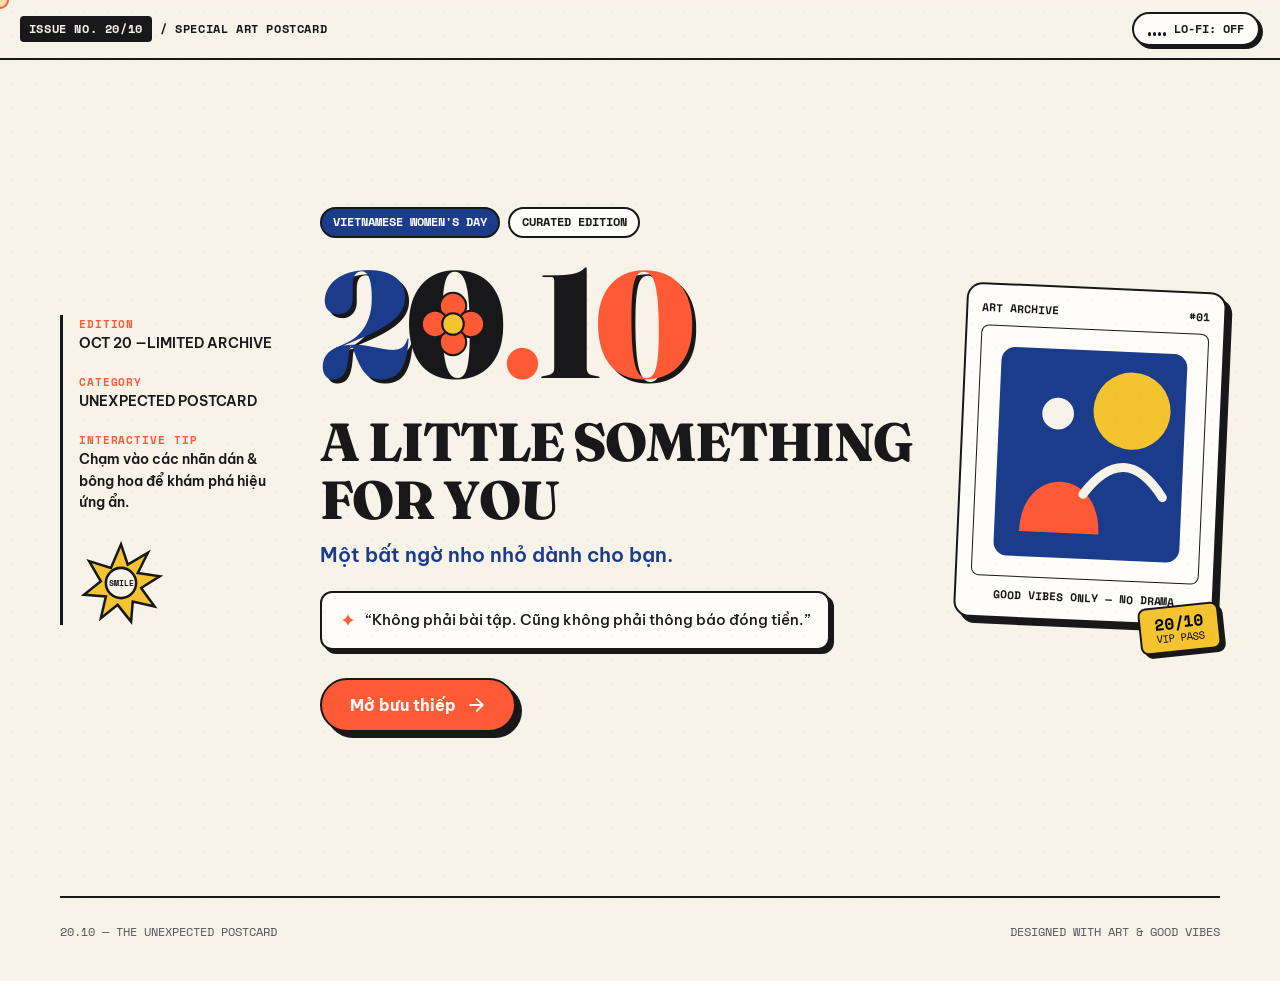
<file: index.html>
<!DOCTYPE html>
<html lang="vi">
<head>
  <meta charset="UTF-8" />
  <meta name="viewport" content="width=device-width, initial-scale=1.0" />
  <title>20.10 — The Unexpected Postcard</title>
  <meta name="description" content="A Little Something For You — Một tấm bưu thiếp kỹ thuật số đặc biệt nhân ngày 20/10." />

  <!-- Google Fonts hỗ trợ đầy đủ Tiếng Việt: Fraunces (Serif nghệ thuật) & Be Vietnam Pro + Space Mono -->
  <link rel="preconnect" href="https://fonts.googleapis.com" />
  <link rel="preconnect" href="https://fonts.gstatic.com" crossorigin />
  <link href="https://fonts.googleapis.com/css2?family=Be+Vietnam+Pro:ital,wght@0,400;0,500;0,600;0,700;1,400&family=Fraunces:ital,opsz,wght@0,9..144,600;0,9..144,800;0,9..144,900;1,9..144,600&family=Space+Mono:wght@400;700&display=swap" rel="stylesheet" />

  <link rel="stylesheet" href="style.css" />
</head>
<body>
  <!-- Lớp phủ hạt giấy tạo chất liệu tạp chí in ấn -->
  <div class="paper-grain" aria-hidden="true"></div>

  <!-- Con trỏ chuột nghệ thuật (chỉ hiện trên laptop) -->
  <div class="custom-cursor" id="customCursor" aria-hidden="true"></div>

  <!-- Khung chứa hiệu ứng hoa/hình khối bay khi tương tác -->
  <div class="burst-container" id="burstContainer" aria-hidden="true"></div>

  <!-- Hộp thông báo nhỏ khi bấm vào các vật thể trang trí (Easter Eggs) -->
  <div class="micro-toast" id="microToast" role="status" aria-live="polite"></div>

  <!-- THANH ĐIỀU HƯỚNG TẠP CHÍ & NÚT NHẠC NỀN -->
  <header class="editorial-topbar">
    <div class="topbar-left">
      <span class="issue-badge">ISSUE NO. 20/10</span>
      <span class="topbar-divider">/</span>
      <span class="issue-sub">SPECIAL ART POSTCARD</span>
    </div>

    <div class="topbar-right">
      <!-- Nút bật/tắt nhạc nền Lo-Fi -->
      <button type="button" class="music-btn" id="musicToggleBtn" aria-pressed="false" aria-label="Bật hoặc tắt nhạc nền">
        <span class="equalizer" id="equalizerIcon" aria-hidden="true">
          <span class="bar bar-1"></span>
          <span class="bar bar-2"></span>
          <span class="bar bar-3"></span>
          <span class="bar bar-4"></span>
        </span>
        <span class="music-label" id="musicLabel">LO-FI: OFF</span>
      </button>
    </div>
  </header>

  <main class="magazine-wrapper">
    <!-- =========================================================
         MÀN HÌNH 1 — THE COVER (BÌA TẠP CHÍ NGHỆ THUẬT)
    ========================================================== -->
    <section class="screen screen-cover" id="section-cover">
      <div class="editorial-grid cover-grid">
        <!-- Cột thông tin phụ bên trái -->
        <div class="cover-meta" data-parallax="0.03">
          <div class="meta-block">
            <span class="meta-label">EDITION</span>
            <p class="meta-value">OCT 20 —LIMITED ARCHIVE</p>
          </div>
          <div class="meta-block">
            <span class="meta-label">CATEGORY</span>
            <p class="meta-value">UNEXPECTED POSTCARD</p>
          </div>
          <div class="meta-block">
            <span class="meta-label">INTERACTIVE TIP</span>
            <p class="meta-value">Chạm vào các nhãn dán &amp; bông hoa để khám phá hiệu ứng ẩn.</p>
          </div>

          <!-- Vật thể trang trí tương tác 1 -->
          <button type="button" class="sticker-object sticker-sun" data-easter="🌞 Chúc hôm nay của bạn ngập tràn năng lượng tích cực!" title="Chạm thử xem!">
            <svg viewBox="0 0 100 100" class="spin-slow" aria-hidden="true">
              <path d="M50 4 L58 28 L82 14 L70 38 L96 42 L74 56 L90 78 L64 72 L62 96 L46 76 L26 92 L32 66 L6 64 L26 48 L12 24 L38 32 Z" fill="#F4C430" stroke="#18181B" stroke-width="3"/>
              <circle cx="50" cy="50" r="18" fill="#F7F3E9" stroke="#18181B" stroke-width="3"/>
              <text x="50" y="54" text-anchor="middle" font-family="Space Mono, monospace" font-size="10" font-weight="700" fill="#18181B">SMILE</text>
            </svg>
          </button>
        </div>

        <!-- Khu vực trung tâm bìa tạp chí -->
        <div class="cover-hero">
          <div class="cover-kicker">
            <span class="pill-tag pill-cobalt">VIETNAMESE WOMEN'S DAY</span>
            <span class="pill-tag pill-outline">CURATED EDITION</span>
          </div>

          <!-- Số 20.10 khổng lồ làm yếu tố đồ họa chính -->
          <div class="giant-date-wrap" data-parallax="0.05">
            <div class="giant-date" aria-label="20.10">
              <span class="digit digit-2">2</span>
              <span class="digit digit-0">
                0
                <!-- Bông hoa hình học nghệ thuật lồng trong số 0 -->
                <button type="button" class="flower-interactive" data-easter="🌼 Một bông hoa hình học không bao giờ héo dành tặng bạn!" aria-label="Hoa nghệ thuật tương tác">
                  <svg viewBox="0 0 120 120" aria-hidden="true">
                    <circle cx="60" cy="30" r="22" fill="#FF5A36" stroke="#18181B" stroke-width="3.5"/>
                    <circle cx="90" cy="60" r="22" fill="#FF5A36" stroke="#18181B" stroke-width="3.5"/>
                    <circle cx="60" cy="90" r="22" fill="#FF5A36" stroke="#18181B" stroke-width="3.5"/>
                    <circle cx="30" cy="60" r="22" fill="#FF5A36" stroke="#18181B" stroke-width="3.5"/>
                    <circle cx="60" cy="60" r="18" fill="#F4C430" stroke="#18181B" stroke-width="3.5"/>
                  </svg>
                </button>
              </span>
              <span class="digit-dot">.</span>
              <span class="digit digit-1">1</span>
              <span class="digit digit-0-last">0</span>
            </div>
          </div>

          <!-- Tiêu đề và phụ đề theo đúng yêu cầu -->
          <div class="cover-copy">
            <h1 class="editorial-title">A LITTLE SOMETHING FOR YOU</h1>
            <p class="editorial-subtitle">Một bất ngờ nho nhỏ dành cho bạn.</p>

            <div class="witty-disclaimer">
              <span class="disclaimer-icon" aria-hidden="true">✦</span>
              <p id="coverDisclaimerText">“Không phải bài tập. Cũng không phải thông báo đóng tiền.”</p>
            </div>

            <div class="cover-actions">
              <button type="button" class="btn-primary btn-open-postcard" id="openPostcardBtn">
                <span>Mở bưu thiếp</span>
                <svg class="btn-arrow" viewBox="0 0 24 24" width="20" height="20" aria-hidden="true">
                  <path d="M5 12h14M13 5l7 7-7 7" fill="none" stroke="currentColor" stroke-width="2.2" stroke-linecap="round" stroke-linejoin="round"/>
                </svg>
              </button>
            </div>
          </div>
        </div>

        <!-- Cột đồ họa Collage bên phải -->
        <div class="cover-collage" data-parallax="-0.04">
          <div class="collage-card collage-blue">
            <div class="collage-card-top">
              <span>ART ARCHIVE</span>
              <span>#01</span>
            </div>
            <!-- Hình minh họa trừu tượng Matisse/Bauhaus -->
            <svg viewBox="0 0 200 220" class="abstract-svg" aria-hidden="true">
              <rect x="18" y="18" width="164" height="184" rx="12" fill="#1B3B8B" />
              <circle cx="135" cy="70" r="34" fill="#F4C430" />
              <path d="M40 180 C40 120, 110 120, 110 180 Z" fill="#FF5A36" />
              <path d="M95 145 Q130 95 165 145" fill="none" stroke="#F7F3E9" stroke-width="8" stroke-linecap="round" />
              <circle cx="70" cy="75" r="14" fill="#F7F3E9" />
            </svg>
            <div class="collage-caption">GOOD VIBES ONLY — NO DRAMA</div>
          </div>

          <!-- Nhãn dán tương tác 2 -->
          <button type="button" class="sticker-object sticker-stamp" data-easter="📮 Bưu kiện đặc biệt: 100% niềm vui, 0% áp lực!" title="Chạm vào tem thư">
            <span>20/10</span>
            <small>VIP PASS</small>
          </button>
        </div>
      </div>
    </section>

    <!-- =========================================================
         NỘI DUNG HÀNH TRÌNH (MỞ RA SAU KHI NHẤN "MỞ BƯU THIẾP")
    ========================================================== -->
    <div class="journey-container is-locked" id="journeyContainer">

      <!-- =======================================================
           MÀN HÌNH 2 — THE MAIN POSTCARD (BƯU THIẾP CHÍNH)
      ======================================================== -->
      <section class="screen screen-postcard reveal-on-scroll" id="section-postcard">
        <div class="section-header">
          <span class="section-index">01 / THE MAIN POSTCARD</span>
          <span class="section-rule"></span>
          <span class="section-tag">PAPER LAYERS</span>
        </div>

        <div class="postcard-stage">
          <!-- Lớp giấy lót nghiêng phía sau -->
          <div class="paper-back-layer layer-cobalt" aria-hidden="true"></div>
          <div class="paper-back-layer layer-yellow" aria-hidden="true"></div>

          <!-- Tấm bưu thiếp chính -->
          <article class="main-postcard-card" id="mainPostcardCard">
            <!-- Thanh đầu bưu thiếp: Dấu bưu điện & Tem thư -->
            <div class="postcard-top-row">
              <div class="postmark">
                <div class="postmark-circle">
                  <span>POSTAL SERVICE</span>
                  <strong>20.10</strong>
                  <span>VIETNAM</span>
                </div>
                <div class="postmark-waves" aria-hidden="true">
                  <span></span><span></span><span></span>
                </div>
              </div>

              <!-- Con tem nghệ thuật có thể bấm vào -->
              <button type="button" class="postage-stamp" data-easter="🌷 Tem bảo hành nụ cười: Có giá trị suốt 365 ngày!" title="Chạm vào con tem">
                <div class="stamp-inner">
                  <svg viewBox="0 0 80 90" aria-hidden="true">
                    <rect width="80" height="90" fill="#FF5A36"/>
                    <circle cx="40" cy="42" r="22" fill="#F7F3E9"/>
                    <path d="M40 24 L45 36 L58 36 L48 44 L52 56 L40 48 L28 56 L32 44 L22 36 L35 36 Z" fill="#1B3B8B"/>
                  </svg>
                  <span class="stamp-Label">20.10 ART</span>
                </div>
              </button>
            </div>

            <!-- Nội dung lời chúc chính (Lớp 1) -->
            <div class="postcard-body">
              <p class="recipient-line" id="recipientGreeting">TO:Thanh Vy — NGƯỜI ĐANG ĐỌC BƯU THIẾP NÀY</p>

              <blockquote class="main-wish-text" id="mainWishPrimary">
                “Chúc bạn có một ngày 20/10 thật vui, gặp nhiều điều dễ thương và có thêm thật nhiều lý do để mỉm cười.”
              </blockquote>

              <div class="postcard-expand-trigger">
                <button type="button" class="btn-secondary" id="expandPostcardBtn" aria-expanded="false">
                  <span id="expandBtnText">Còn một thứ nữa…</span>
                  <span class="plus-icon" aria-hidden="true">+</span>
                </button>
              </div>

              <!-- Lớp nội dung mở rộng bằng hiệu ứng 3D/Accordion (Lớp 2) -->
              <div class="postcard-secret-fold" id="postcardSecretFold" aria-hidden="true">
                <div class="secret-fold-inner">
                  <div class="fold-divider">
                    <span>✦ LỜI NHẮN BỔ SUNG ✦</span>
                  </div>
                  <p class="secondary-wish-text" id="mainWishSecondary">
                    “Chúc bạn luôn có những ngày đáng mong đợi, học tập thuận lợi, cuộc sống dễ thở và những niềm vui đến bất ngờ.”
                  </p>
                  <div class="fold-stickers">
                    <span class="mini-badge badge-coral">EASY LIFE</span>
                    <span class="mini-badge badge-cobalt">GOOD WORK</span>
                    <span class="mini-badge badge-yellow">SURPRISE JOY</span>
                  </div>
                </div>
              </div>
            </div>
          </article>
        </div>
      </section>

      <!-- =======================================================
           MÀN HÌNH 3 — THE WISH COLLECTION (BỘ SƯU TẬP THẺ LỜI CHÚC)
      ======================================================== -->
      <section class="screen screen-wishes reveal-on-scroll" id="section-wishes">
        <div class="section-header">
          <span class="section-index">02 / THE WISH COLLECTION</span>
          <span class="section-rule"></span>
          <span class="section-tag">INTERACTIVE COLLAGE</span>
        </div>

        <div class="wishes-intro">
          <div>
            <h2 class="section-title">CHẠM ĐỂ LẬT MỞ TỪNG THẺ</h2>
            <p class="section-desc">Mỗi tấm thẻ là một lời chúc nhỏ được thiết kế riêng. Hãy nhấn vào từng thẻ để xem mặt sau nhé!</p>
          </div>
          <button type="button" class="btn-outline-sm" id="flipAllBtn">Lật tất cả thẻ</button>
        </div>

        <!-- Collage 5 thẻ lời chúc có góc xoay và màu sắc khác nhau -->
        <div class="wish-collage-grid" id="wishCardsGrid">
          <!-- Thẻ 1 -->
          <div class="wish-card-wrap tilt-left" tabindex="0" role="button" aria-label="Thẻ lời chúc 01, nhấn để lật">
            <div class="wish-card-inner">
              <div class="wish-card-face wish-card-front theme-ivory">
                <div class="card-top-meta">
                  <span class="card-num">NO. 01</span>
                  <span class="flip-hint">CHẠM ĐỂ LẬT ↻</span>
                </div>
                <p class="card-quote">“Mong hôm nay mọi chuyện đều dễ dàng hơn một chút.”</p>
                <div class="card-bottom-deco">
                  <span class="deco-dot coral"></span>
                  <span class="deco-line"></span>
                </div>
              </div>
              <div class="wish-card-face wish-card-back theme-coral">
                <span class="back-tag">SIDE B — NOTE #01</span>
                <svg viewBox="0 0 80 80" class="back-illo" aria-hidden="true">
                  <circle cx="40" cy="40" r="28" fill="#F4C430" stroke="#18181B" stroke-width="3"/>
                  <path d="M28 42 Q40 54 52 42" fill="none" stroke="#18181B" stroke-width="3.5" stroke-linecap="round"/>
                  <circle cx="31" cy="33" r="3.5" fill="#18181B"/>
                  <circle cx="49" cy="33" r="3.5" fill="#18181B"/>
                </svg>
                <p class="back-message">Đèn xanh mọi ngả đường, deadline tự biết ngoan và đồ ăn gọi món nào ngon món đó!</p>
              </div>
            </div>
          </div>

          <!-- Thẻ 2 -->
          <div class="wish-card-wrap tilt-right" tabindex="0" role="button" aria-label="Thẻ lời chúc 02, nhấn để lật">
            <div class="wish-card-inner">
              <div class="wish-card-face wish-card-front theme-cobalt">
                <div class="card-top-meta">
                  <span class="card-num">NO. 02</span>
                  <span class="flip-hint">CHẠM ĐỂ LẬT ↻</span>
                </div>
                <p class="card-quote">“Chúc bạn gặp toàn chuyện vui, né được mọi chuyện phiền.”</p>
                <div class="card-bottom-deco">
                  <span class="deco-dot yellow"></span>
                  <span class="deco-line"></span>
                </div>
              </div>
              <div class="wish-card-face wish-card-back theme-yellow">
                <span class="back-tag">SIDE B — NOTE #02</span>
                <svg viewBox="0 0 80 80" class="back-illo" aria-hidden="true">
                  <polygon points="40,10 49,30 70,32 54,46 58,68 40,56 22,68 26,46 10,32 31,30" fill="#FF5A36" stroke="#18181B" stroke-width="3"/>
                </svg>
                <p class="back-message">Bật chế độ “chống làm phiền” thành công 100%, chỉ nhận tin vui và tiếng cười.</p>
              </div>
            </div>
          </div>

          <!-- Thẻ 3 -->
          <div class="wish-card-wrap tilt-center" tabindex="0" role="button" aria-label="Thẻ lời chúc 03, nhấn để lật">
            <div class="wish-card-inner">
              <div class="wish-card-face wish-card-front theme-coral">
                <div class="card-top-meta">
                  <span class="card-num">NO. 03</span>
                  <span class="flip-hint">CHẠM ĐỂ LẬT ↻</span>
                </div>
                <p class="card-quote">“Có thời gian cho bản thân, có tiền cho sở thích và có sức cho những điều mình thích.”</p>
                <div class="card-bottom-deco">
                  <span class="deco-dot ivory"></span>
                  <span class="deco-line"></span>
                </div>
              </div>
              <div class="wish-card-face wish-card-back theme-ivory">
                <span class="back-tag">SIDE B — NOTE #03</span>
                <svg viewBox="0 0 80 80" class="back-illo" aria-hidden="true">
                  <rect x="16" y="22" width="48" height="36" rx="6" fill="#1B3B8B" stroke="#18181B" stroke-width="3"/>
                  <circle cx="40" cy="40" r="10" fill="#F4C430"/>
                </svg>
                <p class="back-message">Combo 3 đủ hoàn hảo nhất quả đất: Đủ rảnh rỗi, đủ rủng rỉnh và đủ khỏe khoắn!</p>
              </div>
            </div>
          </div>

          <!-- Thẻ 4 -->
          <div class="wish-card-wrap tilt-right-sm" tabindex="0" role="button" aria-label="Thẻ lời chúc 04, nhấn để lật">
            <div class="wish-card-inner">
              <div class="wish-card-face wish-card-front theme-yellow">
                <div class="card-top-meta">
                  <span class="card-num">NO. 04</span>
                  <span class="flip-hint">CHẠM ĐỂ LẬT ↻</span>
                </div>
                <p class="card-quote">“Mong những điều tốt đẹp không chỉ ghé thăm hôm nay.”</p>
                <div class="card-bottom-deco">
                  <span class="deco-dot cobalt"></span>
                  <span class="deco-line"></span>
                </div>
              </div>
              <div class="wish-card-face wish-card-back theme-cobalt">
                <span class="back-tag">SIDE B — NOTE #04</span>
                <svg viewBox="0 0 80 80" class="back-illo" aria-hidden="true">
                  <circle cx="30" cy="40" r="16" fill="#FF5A36" stroke="#F7F3E9" stroke-width="2.5"/>
                  <circle cx="50" cy="40" r="16" fill="#F4C430" stroke="#F7F3E9" stroke-width="2.5"/>
                </svg>
                <p class="back-message">Không chỉ riêng 20/10, mà ngày thường nào của bạn cũng xứng đáng là một ngày đẹp trời.</p>
              </div>
            </div>
          </div>

          <!-- Thẻ 5 -->
          <div class="wish-card-wrap tilt-left-sm" tabindex="0" role="button" aria-label="Thẻ lời chúc 05, nhấn để lật">
            <div class="wish-card-inner">
              <div class="wish-card-face wish-card-front theme-ivory-bordered">
                <div class="card-top-meta">
                  <span class="card-num">NO. 05</span>
                  <span class="flip-hint">CHẠM ĐỂ LẬT ↻</span>
                </div>
                <p class="card-quote">“Chúc bạn luôn có quyền lựa chọn điều khiến mình vui.”</p>
                <div class="card-bottom-deco">
                  <span class="deco-dot coral"></span>
                  <span class="deco-line"></span>
                </div>
              </div>
              <div class="wish-card-face wish-card-back theme-coral">
                <span class="back-tag">SIDE B — NOTE #05</span>
                <svg viewBox="0 0 80 80" class="back-illo" aria-hidden="true">
                  <path d="M40 14 L46 34 L66 40 L46 46 L40 66 L34 46 L14 40 L34 34 Z" fill="#F7F3E9" stroke="#18181B" stroke-width="3"/>
                </svg>
                <p class="back-message">Cứ tự tin làm điều bạn thấy hợp lý và thoải mái nhất. Bạn luôn làm rất tốt!</p>
              </div>
            </div>
          </div>
        </div>

        <!-- MÁY RÚT LỜI CHÚC NGẪU NHIÊN -->
        <div class="random-wish-box">
          <div class="random-wish-left">
            <span class="ticket-badge">LUCKY DISPENSER</span>
            <h3>Muốn rút thêm một lời chúc bất ngờ?</h3>
            <p class="random-wish-output" id="randomWishOutput">
              “Nhấn nút bên cạnh để nhận một chiếc vé may mắn ngẫu nhiên cho ngày 20/10 nhé!”
            </p>
          </div>
          <div class="random-wish-right">
            <button type="button" class="btn-primary btn-random-wish" id="randomWishBtn">
              <span>Cho tui một lời chúc khác</span>
              <span aria-hidden="true">🎲</span>
            </button>
          </div>
        </div>
      </section>

      <!-- =======================================================
           MÀN HÌNH 4 — THE SECRET LETTER (PHONG THƯ BÍ MẬT)
      ======================================================== -->
      <section class="screen screen-letter reveal-on-scroll" id="section-letter">
        <div class="section-header">
          <span class="section-index">03 / THE SECRET LETTER</span>
          <span class="section-rule"></span>
          <span class="section-tag">SEALED ENVELOPE</span>
        </div>

        <div class="letter-stage">
          <p class="letter-instruction">Có một phong thư nhỏ ở cuối hành trình. Hãy chạm vào phong thư để mở nhé.</p>

          <!-- Khung phong thư tương tác -->
          <div class="envelope-wrapper" id="envelopeWrapper">
            <!-- Bìa phong thư -->
            <div class="envelope-box" id="envelopeBox" role="button" tabindex="0" aria-expanded="false" aria-label="Phong thư bí mật: Open when you're ready">
              <!-- Nắp phong thư trên -->
              <div class="envelope-flap"></div>

              <!-- Thân phong thư trước -->
              <div class="envelope-front">
                <div class="envelope-seal" id="envelopeSeal">
                  <span class="seal-star">✦</span>
                  <span class="seal-text">OPEN WHEN YOU'RE READY</span>
                </div>
                <div class="envelope-corner-lines">
                  <span>DELIVERY: 20.10</span>
                  <span>PRIORITY: FRIEND ARCHIVE</span>
                </div>
              </div>
            </div>

            <!-- Tờ thư bên trong trượt ra khi mở -->
            <article class="secret-letter-paper" id="secretLetterPaper" aria-hidden="true">
              <div class="letter-paper-header">
                <span class="letter-date">OCTOBER 20 — PERSONAL NOTE</span>
                <button type="button" class="btn-close-letter" id="closeLetterBtn" title="Gấp thư lại">Gấp lại ✕</button>
              </div>

              <div class="letter-paper-content">
                <p class="letter-main-paragraph" id="secretLetterBody">
                  “Không cần ngày nào cũng phải thật rực rỡ. Chỉ mong bạn luôn có những điều để mong chờ, những người để sẻ chia và những khoảng thời gian thật sự dành cho chính mình.”
                </p>

                <div class="letter-highlight-block">
                  <p class="letter-en-wish">Happy Vietnamese Women's Day!</p>
                  <p class="letter-vi-wish">Chúc bạn luôn vui theo cách của riêng mình.</p>
                </div>

                <div class="letter-signature-row">
                  <span class="signature-text" id="senderSignature">— Một người bạn của bạn.</span>
                </div>
              </div>
            </article>
          </div>
        </div>
      </section>

      <!-- =======================================================
           MÀN HÌNH 5 — THE ENDING (KẾT THÚC HÀNH TRÌNH)
      ======================================================== -->
      <section class="screen screen-ending reveal-on-scroll" id="section-ending">
        <div class="ending-card">
          <div class="ending-deco-row">
            <button type="button" class="sticker-object sticker-mini-flower" data-easter="🌸 Cảm ơn bạn đã khám phá hết tấm bưu thiếp này!" title="Chạm để tung hoa">
              <svg viewBox="0 0 80 80" width="54" height="54" aria-hidden="true">
                <circle cx="40" cy="20" r="14" fill="#F4C430" stroke="#18181B" stroke-width="2.5"/>
                <circle cx="60" cy="40" r="14" fill="#F4C430" stroke="#18181B" stroke-width="2.5"/>
                <circle cx="40" cy="60" r="14" fill="#F4C430" stroke="#18181B" stroke-width="2.5"/>
                <circle cx="20" cy="40" r="14" fill="#F4C430" stroke="#18181B" stroke-width="2.5"/>
                <circle cx="40" cy="40" r="12" fill="#FF5A36" stroke="#18181B" stroke-width="2.5"/>
              </svg>
            </button>
            <span class="ending-issue">END OF ISSUE NO. 20.10</span>
          </div>

          <h2 class="ending-title">THAT'S ALL. HAVE A GOOD ONE!</h2>
          <p class="ending-subtitle">Chúc mừng 20/10 nhé!</p>

          <div class="ending-actions">
            <button type="button" class="btn-primary btn-restart" id="restartJourneyBtn">
              <span>Quay lại từ đầu</span>
              <span aria-hidden="true">↺</span>
            </button>
          </div>
        </div>
      </section>

    </div>
  </main>

  <footer class="editorial-footer">
    <span>20.10 — THE UNEXPECTED POSTCARD</span>
    <span>DESIGNED WITH ART &amp; GOOD VIBES</span>
  </footer>

  <!-- Tệp âm thanh tùy chọn (Nếu bạn muốn bỏ file music.mp3 vào thư mục assets, hệ thống sẽ tự ưu tiên dùng) -->
  <audio id="customAudioFile" src="assets/music.mp3" preload="none" loop></audio>

  <script src="script.js"></script>
</body>
</html>
</file>
<file: style.css>
/* ==========================================================================
   20.10 — THE UNEXPECTED POSTCARD
   Phong cách: Editorial Art Design + Secret Interactive Postcard
   Bảng màu: Kem ngà (#F7F3E9), Cam san hô (#FF5A36), Xanh cobalt (#1B3B8B), Vàng nắng (#F4C430)
   ========================================================================== */

:root {
  --bg-ivory: #F7F3E9;
  --bg-ivory-dark: #EAE3D2;
  --coral: #FF5A36;
  --coral-hover: #E04624;
  --cobalt: #1B3B8B;
  --yellow: #F4C430;
  --ink: #18181B;
  --ink-muted: #52525B;
  --white-paper: #FFFDF9;

  --font-serif: 'Fraunces', Georgia, 'Times New Roman', serif;
  --font-sans: 'Be Vietnam Pro', -apple-system, BlinkMacSystemFont, 'Segoe UI', Roboto, sans-serif;
  --font-mono: 'Space Mono', Consolas, monospace;

  --border-ink: 2px solid var(--ink);
  --shadow-hard: 6px 6px 0px var(--ink);
  --shadow-hard-sm: 4px 4px 0px var(--ink);
  --radius-card: 16px;
}

/* Reset & Cài đặt cơ bản */
*,
*::before,
*::after {
  box-sizing: border-box;
  margin: 0;
  padding: 0;
}

html {
  scroll-behavior: smooth;
  overflow-x: hidden;
}

body {
  background-color: var(--bg-ivory);
  color: var(--ink);
  font-family: var(--font-sans);
  line-height: 1.6;
  overflow-x: hidden;
  position: relative;
  -webkit-font-smoothing: antialiased;
}

/* Chất liệu giấy tạp chí nhẹ */
.paper-grain {
  position: fixed;
  inset: 0;
  pointer-events: none;
  z-index: 99;
  opacity: 0.22;
  background-image: radial-gradient(rgba(24, 24, 27, 0.14) 1px, transparent 0);
  background-size: 24px 24px;
}

/* Con trỏ chuột phụ tinh tế trên máy tính */
.custom-cursor {
  position: fixed;
  width: 18px;
  height: 18px;
  border: 2px solid var(--coral);
  background: rgba(244, 196, 48, 0.35);
  border-radius: 50%;
  pointer-events: none;
  z-index: 9999;
  transform: translate(-50%, -50%);
  transition: width 0.2s ease, height 0.2s ease, background-color 0.2s ease;
  display: none;
}

@media (pointer: fine) {
  .custom-cursor {
    display: block;
  }
}

/* ==========================================================================
   THANH TOPBAR TẠP CHÍ & NÚT NHẠC
   ========================================================================== */
.editorial-topbar {
  position: sticky;
  top: 0;
  z-index: 90;
  display: flex;
  justify-content: space-between;
  align-items: center;
  padding: 0.75rem 1.25rem;
  background: rgba(247, 243, 233, 0.92);
  backdrop-filter: blur(8px);
  border-bottom: var(--border-ink);
}

.topbar-left {
  display: flex;
  align-items: center;
  gap: 0.5rem;
  font-family: var(--font-mono);
  font-size: 0.75rem;
  font-weight: 700;
  letter-spacing: 0.05em;
}

.issue-badge {
  background: var(--ink);
  color: var(--bg-ivory);
  padding: 0.2rem 0.55rem;
  border-radius: 4px;
}

.issue-sub {
  display: none;
}

@media (min-width: 640px) {
  .issue-sub {
    display: inline;
  }
}

/* Nút bật tắt nhạc nền */
.music-btn {
  display: inline-flex;
  align-items: center;
  gap: 0.55rem;
  background: var(--white-paper);
  color: var(--ink);
  border: var(--border-ink);
  box-shadow: 3px 3px 0px var(--ink);
  padding: 0.4rem 0.85rem;
  border-radius: 999px;
  font-family: var(--font-mono);
  font-size: 0.75rem;
  font-weight: 700;
  cursor: pointer;
  transition: transform 0.15s ease, box-shadow 0.15s ease, background-color 0.2s ease;
}

.music-btn:hover {
  transform: translate(-1px, -1px);
  box-shadow: 4px 4px 0px var(--ink);
}

.music-btn:active {
  transform: translate(2px, 2px);
  box-shadow: 1px 1px 0px var(--ink);
}

.music-btn.is-playing {
  background: var(--yellow);
}

.equalizer {
  display: inline-flex;
  align-items: flex-end;
  gap: 2px;
  height: 14px;
}

.equalizer .bar {
  width: 3px;
  height: 4px;
  background: var(--ink);
  border-radius: 2px;
  transition: height 0.2s ease;
}

.music-btn.is-playing .bar-1 {
  animation: eqBounce 0.6s infinite ease-in-out alternate;
}
.music-btn.is-playing .bar-2 {
  animation: eqBounce 0.45s infinite ease-in-out alternate 0.15s;
}
.music-btn.is-playing .bar-3 {
  animation: eqBounce 0.7s infinite ease-in-out alternate 0.3s;
}
.music-btn.is-playing .bar-4 {
  animation: eqBounce 0.5s infinite ease-in-out alternate 0.1s;
}

@keyframes eqBounce {
  0% { height: 4px; }
  100% { height: 14px; }
}

/* ==========================================================================
   KHUNG BỐ CỤC CHUNG
   ========================================================================== */
.magazine-wrapper {
  max-width: 1200px;
  margin: 0 auto;
  padding: 0 1.25rem;
}

.screen {
  padding: 3.5rem 0;
  border-bottom: var(--border-ink);
}

.section-header {
  display: flex;
  align-items: center;
  gap: 0.85rem;
  margin-bottom: 2.25rem;
  font-family: var(--font-mono);
  font-size: 0.78rem;
  font-weight: 700;
  letter-spacing: 0.06em;
}

.section-index {
  background: var(--cobalt);
  color: var(--white-paper);
  padding: 0.25rem 0.65rem;
  border-radius: 4px;
}

.section-rule {
  flex: 1;
  height: 2px;
  background: var(--ink);
}

.section-tag {
  color: var(--ink-muted);
}

/* Các nút bấm chuẩn */
.btn-primary {
  display: inline-flex;
  align-items: center;
  justify-content: center;
  gap: 0.65rem;
  background: var(--coral);
  color: var(--white-paper);
  border: var(--border-ink);
  box-shadow: var(--shadow-hard);
  padding: 0.95rem 1.75rem;
  border-radius: 999px;
  font-family: var(--font-sans);
  font-size: 1rem;
  font-weight: 700;
  cursor: pointer;
  transition: transform 0.18s ease, box-shadow 0.18s ease, background-color 0.18s ease;
}

.btn-primary:hover {
  background: var(--coral-hover);
  transform: translate(-2px, -2px);
  box-shadow: 8px 8px 0px var(--ink);
}

.btn-primary:active {
  transform: translate(3px, 3px);
  box-shadow: 2px 2px 0px var(--ink);
}

.btn-secondary {
  display: inline-flex;
  align-items: center;
  gap: 0.5rem;
  background: var(--yellow);
  color: var(--ink);
  border: var(--border-ink);
  box-shadow: var(--shadow-hard-sm);
  padding: 0.75rem 1.4rem;
  border-radius: 999px;
  font-family: var(--font-sans);
  font-size: 0.95rem;
  font-weight: 700;
  cursor: pointer;
  transition: transform 0.18s ease, box-shadow 0.18s ease;
}

.btn-secondary:hover {
  transform: translate(-2px, -2px);
  box-shadow: 6px 6px 0px var(--ink);
}

.btn-outline-sm {
  background: var(--white-paper);
  color: var(--ink);
  border: var(--border-ink);
  box-shadow: 3px 3px 0px var(--ink);
  padding: 0.5rem 1rem;
  border-radius: 8px;
  font-family: var(--font-mono);
  font-size: 0.78rem;
  font-weight: 700;
  cursor: pointer;
  transition: transform 0.15s ease;
}

.btn-outline-sm:hover {
  background: var(--yellow);
  transform: translateY(-2px);
}

/* ==========================================================================
   MÀN HÌNH 1 — THE COVER
   ========================================================================== */
.screen-cover {
  min-height: calc(100vh - 62px);
  display: flex;
  align-items: center;
  padding: 2.5rem 0 3.5rem;
}

.cover-grid {
  display: grid;
  grid-template-columns: 1fr;
  gap: 2.25rem;
  width: 100%;
  align-items: center;
}

@media (min-width: 960px) {
  .cover-grid {
    grid-template-columns: 220px 1fr 260px;
    gap: 2.5rem;
  }
}

.cover-meta {
  display: flex;
  flex-direction: column;
  gap: 1.15rem;
  border-left: 3px solid var(--ink);
  padding-left: 1rem;
}

.meta-label {
  display: block;
  font-family: var(--font-mono);
  font-size: 0.7rem;
  color: var(--coral);
  font-weight: 700;
  letter-spacing: 0.08em;
}

.meta-value {
  font-size: 0.85rem;
  font-weight: 600;
  color: var(--ink);
}

.cover-hero {
  text-align: left;
}

.cover-kicker {
  display: flex;
  flex-wrap: wrap;
  gap: 0.5rem;
  margin-bottom: 1rem;
}

.pill-tag {
  font-family: var(--font-mono);
  font-size: 0.72rem;
  font-weight: 700;
  padding: 0.25rem 0.7rem;
  border-radius: 999px;
  border: var(--border-ink);
}

.pill-cobalt {
  background: var(--cobalt);
  color: var(--white-paper);
}

.pill-outline {
  background: var(--white-paper);
  color: var(--ink);
}

/* Số 20.10 khổng lồ */
.giant-date-wrap {
  margin: 0.5rem 0 1.25rem;
}

.giant-date {
  display: inline-flex;
  align-items: baseline;
  font-family: var(--font-serif);
  font-weight: 900;
  font-size: clamp(4.6rem, 15vw, 9.5rem);
  line-height: 0.92;
  letter-spacing: -0.04em;
  color: var(--ink);
  position: relative;
  user-select: none;
}

.digit-2 {
  color: var(--cobalt);
  text-shadow: 4px 4px 0px var(--ink);
}

.digit-0 {
  position: relative;
  display: inline-block;
  color: var(--ink);
}

.digit-dot {
  color: var(--coral);
  margin: 0 0.02em;
}

.digit-1 {
  color: var(--ink);
}

.digit-0-last {
  color: var(--coral);
  text-shadow: 4px 4px 0px var(--ink);
}

/* Bông hoa tương tác trên số 0 */
.flower-interactive {
  position: absolute;
  top: 50%;
  left: 50%;
  transform: translate(-50%, -50%);
  width: clamp(44px, 7vw, 72px);
  height: clamp(44px, 7vw, 72px);
  background: none;
  border: none;
  cursor: pointer;
  padding: 0;
  transition: transform 0.35s cubic-bezier(0.34, 1.56, 0.64, 1);
}

.flower-interactive:hover {
  transform: translate(-50%, -50%) scale(1.2) rotate(25deg);
}

.editorial-title {
  font-family: var(--font-serif);
  font-size: clamp(2rem, 4.5vw, 3.35rem);
  font-weight: 800;
  line-height: 1.08;
  letter-spacing: -0.02em;
  margin-bottom: 0.6rem;
}

.editorial-subtitle {
  font-size: clamp(1.05rem, 2vw, 1.28rem);
  font-weight: 600;
  color: var(--cobalt);
  margin-bottom: 1.2rem;
}

.witty-disclaimer {
  display: inline-flex;
  align-items: center;
  gap: 0.65rem;
  background: var(--white-paper);
  border: var(--border-ink);
  box-shadow: var(--shadow-hard-sm);
  padding: 0.75rem 1.1rem;
  border-radius: 12px;
  margin-bottom: 1.75rem;
  font-size: 0.95rem;
  font-weight: 500;
}

.disclaimer-icon {
  color: var(--coral);
  font-size: 1.2rem;
}

/* Cột Collage bên phải */
.cover-collage {
  position: relative;
  display: flex;
  flex-direction: column;
  align-items: center;
}

.collage-card {
  width: 100%;
  max-width: 260px;
  background: var(--white-paper);
  border: var(--border-ink);
  box-shadow: var(--shadow-hard);
  border-radius: var(--radius-card);
  padding: 0.85rem;
  transform: rotate(2.5deg);
  transition: transform 0.3s ease;
}

.collage-card:hover {
  transform: rotate(0deg) translateY(-4px);
}

.collage-card-top {
  display: flex;
  justify-content: space-between;
  font-family: var(--font-mono);
  font-size: 0.7rem;
  font-weight: 700;
  margin-bottom: 0.5rem;
}

.abstract-svg {
  width: 100%;
  height: auto;
  display: block;
  border-radius: 8px;
  border: 1.5px solid var(--ink);
}

.collage-caption {
  margin-top: 0.55rem;
  font-family: var(--font-mono);
  font-size: 0.7rem;
  font-weight: 700;
  text-align: center;
}

/* Nhãn dán tương tác (Stickers) */
.sticker-object {
  background: none;
  border: none;
  cursor: pointer;
  transition: transform 0.25s cubic-bezier(0.34, 1.56, 0.64, 1);
}

.sticker-object:hover {
  transform: scale(1.12) rotate(-8deg);
}

.sticker-sun {
  width: 84px;
  height: 84px;
  margin-top: 0.5rem;
}

.spin-slow {
  animation: spinSlow 18s linear infinite;
}

@keyframes spinSlow {
  from { transform: rotate(0deg); }
  to { transform: rotate(360deg); }
}

.sticker-stamp {
  margin-top: -18px;
  margin-left: auto;
  background: var(--yellow);
  border: var(--border-ink);
  box-shadow: var(--shadow-hard-sm);
  padding: 0.45rem 0.85rem;
  border-radius: 8px;
  transform: rotate(-6deg);
  font-family: var(--font-mono);
  display: flex;
  flex-direction: column;
  align-items: center;
  line-height: 1.1;
}

.sticker-stamp span {
  font-weight: 700;
  font-size: 1rem;
}

.sticker-stamp small {
  font-size: 0.65rem;
}

/* ==========================================================================
   TRẠNG THÁI MỞ KHÓA HÀNH TRÌNH
   ========================================================================== */
.journey-container.is-locked {
  display: none;
}

.journey-container.is-unlocked {
  display: block;
  animation: fadeInJourney 0.7s ease forwards;
}

@keyframes fadeInJourney {
  from {
    opacity: 0;
    transform: translateY(24px);
  }
  to {
    opacity: 1;
    transform: translateY(0);
  }
}

/* ==========================================================================
   MÀN HÌNH 2 — THE MAIN POSTCARD
   ========================================================================== */
.postcard-stage {
  position: relative;
  max-width: 780px;
  margin: 2rem auto;
  padding: 1rem 0;
}

.paper-back-layer {
  position: absolute;
  inset: 12px;
  border: var(--border-ink);
  border-radius: var(--radius-card);
  pointer-events: none;
}

.layer-cobalt {
  background: var(--cobalt);
  transform: rotate(-2.2deg);
}

.layer-yellow {
  background: var(--yellow);
  transform: rotate(1.8deg);
}

.main-postcard-card {
  position: relative;
  z-index: 2;
  background: var(--white-paper);
  border: var(--border-ink);
  box-shadow: var(--shadow-hard);
  border-radius: var(--radius-card);
  padding: clamp(1.5rem, 4vw, 2.75rem);
}

.postcard-top-row {
  display: flex;
  justify-content: space-between;
  align-items: flex-start;
  gap: 1rem;
  border-bottom: 2px dashed var(--ink);
  padding-bottom: 1.25rem;
  margin-bottom: 1.75rem;
}

.postmark {
  display: flex;
  align-items: center;
  gap: 0.6rem;
  color: var(--cobalt);
}

.postmark-circle {
  width: 70px;
  height: 70px;
  border: 2px solid var(--cobalt);
  border-radius: 50%;
  display: flex;
  flex-direction: column;
  align-items: center;
  justify-content: center;
  font-family: var(--font-mono);
  font-size: 0.55rem;
  line-height: 1.15;
  transform: rotate(-10deg);
}

.postmark-circle strong {
  font-size: 0.95rem;
}

.postmark-waves {
  display: flex;
  flex-direction: column;
  gap: 5px;
}

.postmark-waves span {
  display: block;
  width: 48px;
  height: 2px;
  background: var(--cobalt);
}

.postage-stamp {
  background: var(--bg-ivory);
  border: 2px dotted var(--ink);
  padding: 6px;
  cursor: pointer;
  transition: transform 0.2s ease;
}

.postage-stamp:hover {
  transform: rotate(5deg) scale(1.06);
}

.stamp-inner {
  display: flex;
  flex-direction: column;
  align-items: center;
  background: var(--white-paper);
  border: 1.5px solid var(--ink);
  padding: 4px;
}

.stamp-inner svg {
  width: 54px;
  height: 60px;
}

.stamp-Label {
  font-family: var(--font-mono);
  font-size: 0.6rem;
  font-weight: 700;
  margin-top: 2px;
}

.recipient-line {
  font-family: var(--font-mono);
  font-size: 0.8rem;
  font-weight: 700;
  color: var(--coral);
  letter-spacing: 0.05em;
  margin-bottom: 1rem;
}

.main-wish-text {
  font-family: var(--font-serif);
  font-size: clamp(1.35rem, 3vw, 2rem);
  font-weight: 600;
  line-height: 1.38;
  color: var(--ink);
  margin-bottom: 1.75rem;
}

.postcard-expand-trigger {
  display: flex;
  justify-content: flex-start;
}

.plus-icon {
  display: inline-block;
  font-size: 1.2rem;
  line-height: 1;
  transition: transform 0.3s ease;
}

.btn-secondary[aria-expanded="true"] .plus-icon {
  transform: rotate(45deg);
}

/* Hiệu ứng mở rộng bưu thiếp (Accordion 3D mượt) */
.postcard-secret-fold {
  display: grid;
  grid-template-rows: 0fr;
  opacity: 0;
  transition: grid-template-rows 0.5s cubic-bezier(0.22, 1, 0.36, 1), opacity 0.4s ease, margin-top 0.4s ease;
  margin-top: 0;
}

.postcard-secret-fold.is-open {
  grid-template-rows: 1fr;
  opacity: 1;
  margin-top: 1.75rem;
}

.secret-fold-inner {
  overflow: hidden;
  background: var(--bg-ivory);
  border: var(--border-ink);
  border-radius: 12px;
  padding: 0 1.5rem;
  transition: padding 0.4s ease;
}

.postcard-secret-fold.is-open .secret-fold-inner {
  padding: 1.5rem;
}

.fold-divider {
  font-family: var(--font-mono);
  font-size: 0.75rem;
  font-weight: 700;
  color: var(--cobalt);
  margin-bottom: 0.75rem;
}

.secondary-wish-text {
  font-family: var(--font-serif);
  font-size: clamp(1.15rem, 2.2vw, 1.5rem);
  color: var(--ink);
  line-height: 1.45;
  margin-bottom: 1.15rem;
}

.fold-stickers {
  display: flex;
  flex-wrap: wrap;
  gap: 0.5rem;
}

.mini-badge {
  font-family: var(--font-mono);
  font-size: 0.7rem;
  font-weight: 700;
  padding: 0.25rem 0.65rem;
  border-radius: 6px;
  border: 1.5px solid var(--ink);
}

.badge-coral { background: var(--coral); color: var(--white-paper); }
.badge-cobalt { background: var(--cobalt); color: var(--white-paper); }
.badge-yellow { background: var(--yellow); color: var(--ink); }

/* ==========================================================================
   MÀN HÌNH 3 — THE WISH COLLECTION (COLLAGE THẺ LẬT 3D)
   ========================================================================== */
.wishes-intro {
  display: flex;
  flex-wrap: wrap;
  justify-content: space-between;
  align-items: flex-end;
  gap: 1rem;
  margin-bottom: 2rem;
}

.section-title {
  font-family: var(--font-serif);
  font-size: clamp(1.65rem, 3.5vw, 2.4rem);
  font-weight: 800;
  line-height: 1.15;
}

.section-desc {
  color: var(--ink-muted);
  max-width: 560px;
  margin-top: 0.35rem;
}

.wish-collage-grid {
  display: grid;
  grid-template-columns: 1fr;
  gap: 1.5rem;
  margin-bottom: 2.75rem;
}

@media (min-width: 680px) {
  .wish-collage-grid {
    grid-template-columns: repeat(2, 1fr);
  }
}

@media (min-width: 1024px) {
  .wish-collage-grid {
    grid-template-columns: repeat(3, 1fr);
    gap: 1.85rem;
  }
}

.wish-card-wrap {
  perspective: 1200px;
  min-height: 270px;
  cursor: pointer;
  outline: none;
}

@media (min-width: 1024px) {
  .tilt-left { transform: rotate(-1.8deg); }
  .tilt-right { transform: rotate(1.8deg); }
  .tilt-center { transform: translateY(8px); }
  .tilt-right-sm { transform: rotate(1.2deg); }
  .tilt-left-sm { transform: rotate(-1.4deg); }
}

.wish-card-inner {
  position: relative;
  width: 100%;
  height: 100%;
  min-height: 270px;
  transform-style: preserve-3d;
  transition: transform 0.65s cubic-bezier(0.22, 1, 0.36, 1);
}

.wish-card-wrap.is-flipped .wish-card-inner {
  transform: rotateY(180deg);
}

.wish-card-face {
  position: absolute;
  inset: 0;
  backface-visibility: hidden;
  -webkit-backface-visibility: hidden;
  border: var(--border-ink);
  box-shadow: var(--shadow-hard);
  border-radius: var(--radius-card);
  padding: 1.5rem;
  display: flex;
  flex-direction: column;
  justify-content: space-between;
}

.wish-card-back {
  transform: rotateY(180deg);
  align-items: center;
  text-align: center;
}

/* Chủ đề màu sắc cho các thẻ */
.theme-ivory { background: var(--white-paper); color: var(--ink); }
.theme-ivory-bordered { background: var(--bg-ivory-dark); color: var(--ink); }
.theme-coral { background: var(--coral); color: var(--white-paper); }
.theme-cobalt { background: var(--cobalt); color: var(--white-paper); }
.theme-yellow { background: var(--yellow); color: var(--ink); }

.card-top-meta {
  display: flex;
  justify-content: space-between;
  align-items: center;
  font-family: var(--font-mono);
  font-size: 0.72rem;
  font-weight: 700;
}

.card-quote {
  font-family: var(--font-serif);
  font-size: 1.25rem;
  font-weight: 600;
  line-height: 1.4;
  margin: 1rem 0;
}

.card-bottom-deco {
  display: flex;
  align-items: center;
  gap: 0.5rem;
}

.deco-dot {
  width: 12px;
  height: 12px;
  border-radius: 50%;
  border: 1.5px solid currentColor;
}

.deco-dot.coral { background: var(--coral); }
.deco-dot.yellow { background: var(--yellow); }
.deco-dot.ivory { background: var(--white-paper); }
.deco-dot.cobalt { background: var(--cobalt); }

.deco-line {
  flex: 1;
  height: 1.5px;
  background: currentColor;
  opacity: 0.45;
}

.back-tag {
  font-family: var(--font-mono);
  font-size: 0.7rem;
  font-weight: 700;
  letter-spacing: 0.06em;
  opacity: 0.9;
}

.back-illo {
  width: 68px;
  height: 68px;
  margin: 0.5rem 0;
}

.back-message {
  font-size: 0.98rem;
  font-weight: 600;
  line-height: 1.45;
}

/* Hộp rút lời chúc ngẫu nhiên */
.random-wish-box {
  background: var(--white-paper);
  border: var(--border-ink);
  box-shadow: var(--shadow-hard);
  border-radius: var(--radius-card);
  padding: clamp(1.5rem, 3.5vw, 2.25rem);
  display: flex;
  flex-direction: column;
  gap: 1.5rem;
  align-items: flex-start;
  justify-content: space-between;
}

@media (min-width: 768px) {
  .random-wish-box {
    flex-direction: row;
    align-items: center;
  }
}

.ticket-badge {
  display: inline-block;
  background: var(--yellow);
  border: 1.5px solid var(--ink);
  padding: 0.2rem 0.6rem;
  border-radius: 4px;
  font-family: var(--font-mono);
  font-size: 0.7rem;
  font-weight: 700;
  margin-bottom: 0.5rem;
}

.random-wish-left h3 {
  font-family: var(--font-serif);
  font-size: 1.4rem;
  margin-bottom: 0.5rem;
}

.random-wish-output {
  font-size: 1.08rem;
  font-weight: 600;
  color: var(--cobalt);
  background: var(--bg-ivory);
  border-left: 4px solid var(--coral);
  padding: 0.75rem 1rem;
  border-radius: 0 8px 8px 0;
  transition: opacity 0.2s ease, transform 0.2s ease;
}

/* ==========================================================================
   MÀN HÌNH 4 — THE SECRET LETTER (PHONG THƯ BÍ MẬT)
   ========================================================================== */
.letter-stage {
  max-width: 680px;
  margin: 0 auto;
  text-align: center;
}

.letter-instruction {
  color: var(--ink-muted);
  margin-bottom: 1.75rem;
  font-weight: 500;
}

.envelope-wrapper {
  position: relative;
  margin: 0 auto;
}

.envelope-box {
  position: relative;
  width: 100%;
  max-width: 520px;
  height: 260px;
  margin: 0 auto;
  background: var(--cobalt);
  border: var(--border-ink);
  box-shadow: var(--shadow-hard);
  border-radius: 14px;
  cursor: pointer;
  overflow: hidden;
  transition: transform 0.3s ease, box-shadow 0.3s ease;
}

.envelope-box:hover {
  transform: translateY(-4px);
  box-shadow: 10px 10px 0px var(--ink);
}

/* Nắp phong thư */
.envelope-flap {
  position: absolute;
  top: 0;
  left: 0;
  right: 0;
  height: 140px;
  background: var(--coral);
  clip-path: polygon(0 0, 100% 0, 50% 100%);
  border-bottom: var(--border-ink);
  transform-origin: top center;
  transition: transform 0.6s cubic-bezier(0.22, 1, 0.36, 1), opacity 0.4s ease;
  z-index: 3;
}

.envelope-wrapper.is-open .envelope-flap {
  transform: rotateX(180deg);
  opacity: 0.25;
}

.envelope-front {
  position: absolute;
  inset: 0;
  display: flex;
  flex-direction: column;
  align-items: center;
  justify-content: center;
  padding: 1.5rem;
  z-index: 4;
}

.envelope-seal {
  margin-top: 2.2rem;
  background: var(--yellow);
  color: var(--ink);
  border: var(--border-ink);
  box-shadow: var(--shadow-hard-sm);
  padding: 0.65rem 1.25rem;
  border-radius: 999px;
  font-family: var(--font-mono);
  font-size: 0.82rem;
  font-weight: 700;
  display: inline-flex;
  align-items: center;
  gap: 0.5rem;
  transition: transform 0.25s ease;
}

.envelope-box:hover .envelope-seal {
  transform: scale(1.06);
}

.envelope-corner-lines {
  position: absolute;
  bottom: 14px;
  left: 18px;
  right: 18px;
  display: flex;
  justify-content: space-between;
  font-family: var(--font-mono);
  font-size: 0.68rem;
  color: var(--bg-ivory);
  opacity: 0.85;
}

/* Tờ thư mở ra */
.secret-letter-paper {
  max-height: 0;
  opacity: 0;
  overflow: hidden;
  transform: translateY(-16px);
  transition: max-height 0.7s cubic-bezier(0.22, 1, 0.36, 1), opacity 0.5s ease, transform 0.5s ease, margin-top 0.5s ease;
  background: var(--white-paper);
  border: var(--border-ink);
  box-shadow: var(--shadow-hard);
  border-radius: var(--radius-card);
  text-align: left;
}

.envelope-wrapper.is-open .secret-letter-paper {
  max-height: 900px;
  opacity: 1;
  transform: translateY(0);
  margin-top: 1.5rem;
}

.letter-paper-header {
  display: flex;
  justify-content: space-between;
  align-items: center;
  padding: 1rem 1.5rem;
  background: var(--bg-ivory-dark);
  border-bottom: var(--border-ink);
  font-family: var(--font-mono);
  font-size: 0.75rem;
  font-weight: 700;
}

.btn-close-letter {
  background: var(--white-paper);
  border: 1.5px solid var(--ink);
  padding: 0.25rem 0.65rem;
  border-radius: 6px;
  font-family: var(--font-mono);
  font-size: 0.72rem;
  font-weight: 700;
  cursor: pointer;
}

.btn-close-letter:hover {
  background: var(--coral);
  color: var(--white-paper);
}

.letter-paper-content {
  padding: clamp(1.5rem, 4vw, 2.5rem);
}

.letter-main-paragraph {
  font-family: var(--font-serif);
  font-size: clamp(1.18rem, 2.4vw, 1.5rem);
  line-height: 1.55;
  color: var(--ink);
  margin-bottom: 1.5rem;
}

.letter-highlight-block {
  background: var(--bg-ivory);
  border: 1.5px solid var(--ink);
  border-left: 6px solid var(--cobalt);
  padding: 1rem 1.25rem;
  border-radius: 8px;
  margin-bottom: 1.5rem;
}

.letter-en-wish {
  font-family: var(--font-serif);
  font-size: 1.25rem;
  font-weight: 800;
  color: var(--coral);
}

.letter-vi-wish {
  font-weight: 600;
  margin-top: 0.2rem;
}

.letter-signature-row {
  text-align: right;
  font-family: var(--font-serif);
  font-style: italic;
  font-size: 1.15rem;
  font-weight: 600;
  color: var(--cobalt);
}

/* ==========================================================================
   MÀN HÌNH 5 — THE ENDING
   ========================================================================== */
.ending-card {
  background: var(--cobalt);
  color: var(--white-paper);
  border: var(--border-ink);
  box-shadow: var(--shadow-hard);
  border-radius: var(--radius-card);
  padding: clamp(2.25rem, 5vw, 4rem) 1.5rem;
  text-align: center;
}

.ending-deco-row {
  display: flex;
  flex-direction: column;
  align-items: center;
  gap: 0.65rem;
  margin-bottom: 1.25rem;
}

.ending-issue {
  font-family: var(--font-mono);
  font-size: 0.75rem;
  letter-spacing: 0.08em;
  color: var(--yellow);
}

.ending-title {
  font-family: var(--font-serif);
  font-size: clamp(2rem, 5vw, 3.5rem);
  font-weight: 900;
  line-height: 1.08;
  margin-bottom: 0.75rem;
}

.ending-subtitle {
  font-size: clamp(1.15rem, 2.5vw, 1.5rem);
  font-weight: 600;
  color: var(--yellow);
  margin-bottom: 2rem;
}

.editorial-footer {
  max-width: 1200px;
  margin: 0 auto;
  padding: 1.5rem 1.25rem 2.5rem;
  display: flex;
  flex-wrap: wrap;
  justify-content: space-between;
  gap: 0.75rem;
  font-family: var(--font-mono);
  font-size: 0.75rem;
  color: var(--ink-muted);
}

/* ==========================================================================
   HIỆU ỨNG HẠT NGHỆ THUẬT & MICRO-TOAST
   ========================================================================== */
.burst-container {
  position: fixed;
  inset: 0;
  pointer-events: none;
  z-index: 999;
  overflow: hidden;
}

.art-particle {
  position: absolute;
  width: 12px;
  height: 12px;
  border: 1.5px solid var(--ink);
  pointer-events: none;
  animation: particleFly 0.95s cubic-bezier(0.16, 1, 0.3, 1) forwards;
}

@keyframes particleFly {
  0% {
    opacity: 1;
    transform: translate(0, 0) scale(1) rotate(0deg);
  }
  100% {
    opacity: 0;
    transform: translate(var(--tx), var(--ty)) scale(0.4) rotate(var(--rot));
  }
}

.micro-toast {
  position: fixed;
  bottom: 24px;
  left: 50%;
  transform: translate(-50%, 20px);
  background: var(--ink);
  color: var(--bg-ivory);
  border: 2px solid var(--yellow);
  box-shadow: var(--shadow-hard-sm);
  padding: 0.65rem 1.2rem;
  border-radius: 999px;
  font-size: 0.88rem;
  font-weight: 600;
  z-index: 1000;
  opacity: 0;
  pointer-events: none;
  transition: opacity 0.25s ease, transform 0.25s ease;
  max-width: 90vw;
  text-align: center;
}

.micro-toast.is-visible {
  opacity: 1;
  transform: translate(-50%, 0);
}

/* Hiệu ứng xuất hiện khi cuộn */
.reveal-on-scroll {
  opacity: 0;
  transform: translateY(28px);
  transition: opacity 0.65s ease, transform 0.65s ease;
}

.reveal-on-scroll.is-visible {
  opacity: 1;
  transform: translateY(0);
}

/* Tôn trọng cài đặt giảm chuyển động (Accessibility) */
@media (prefers-reduced-motion: reduce) {
  *,
  *::before,
  *::after {
    animation-duration: 0.01ms !important;
    animation-iteration-count: 1 !important;
    transition-duration: 0.01ms !important;
    scroll-behavior: auto !important;
  }
}
</file>
